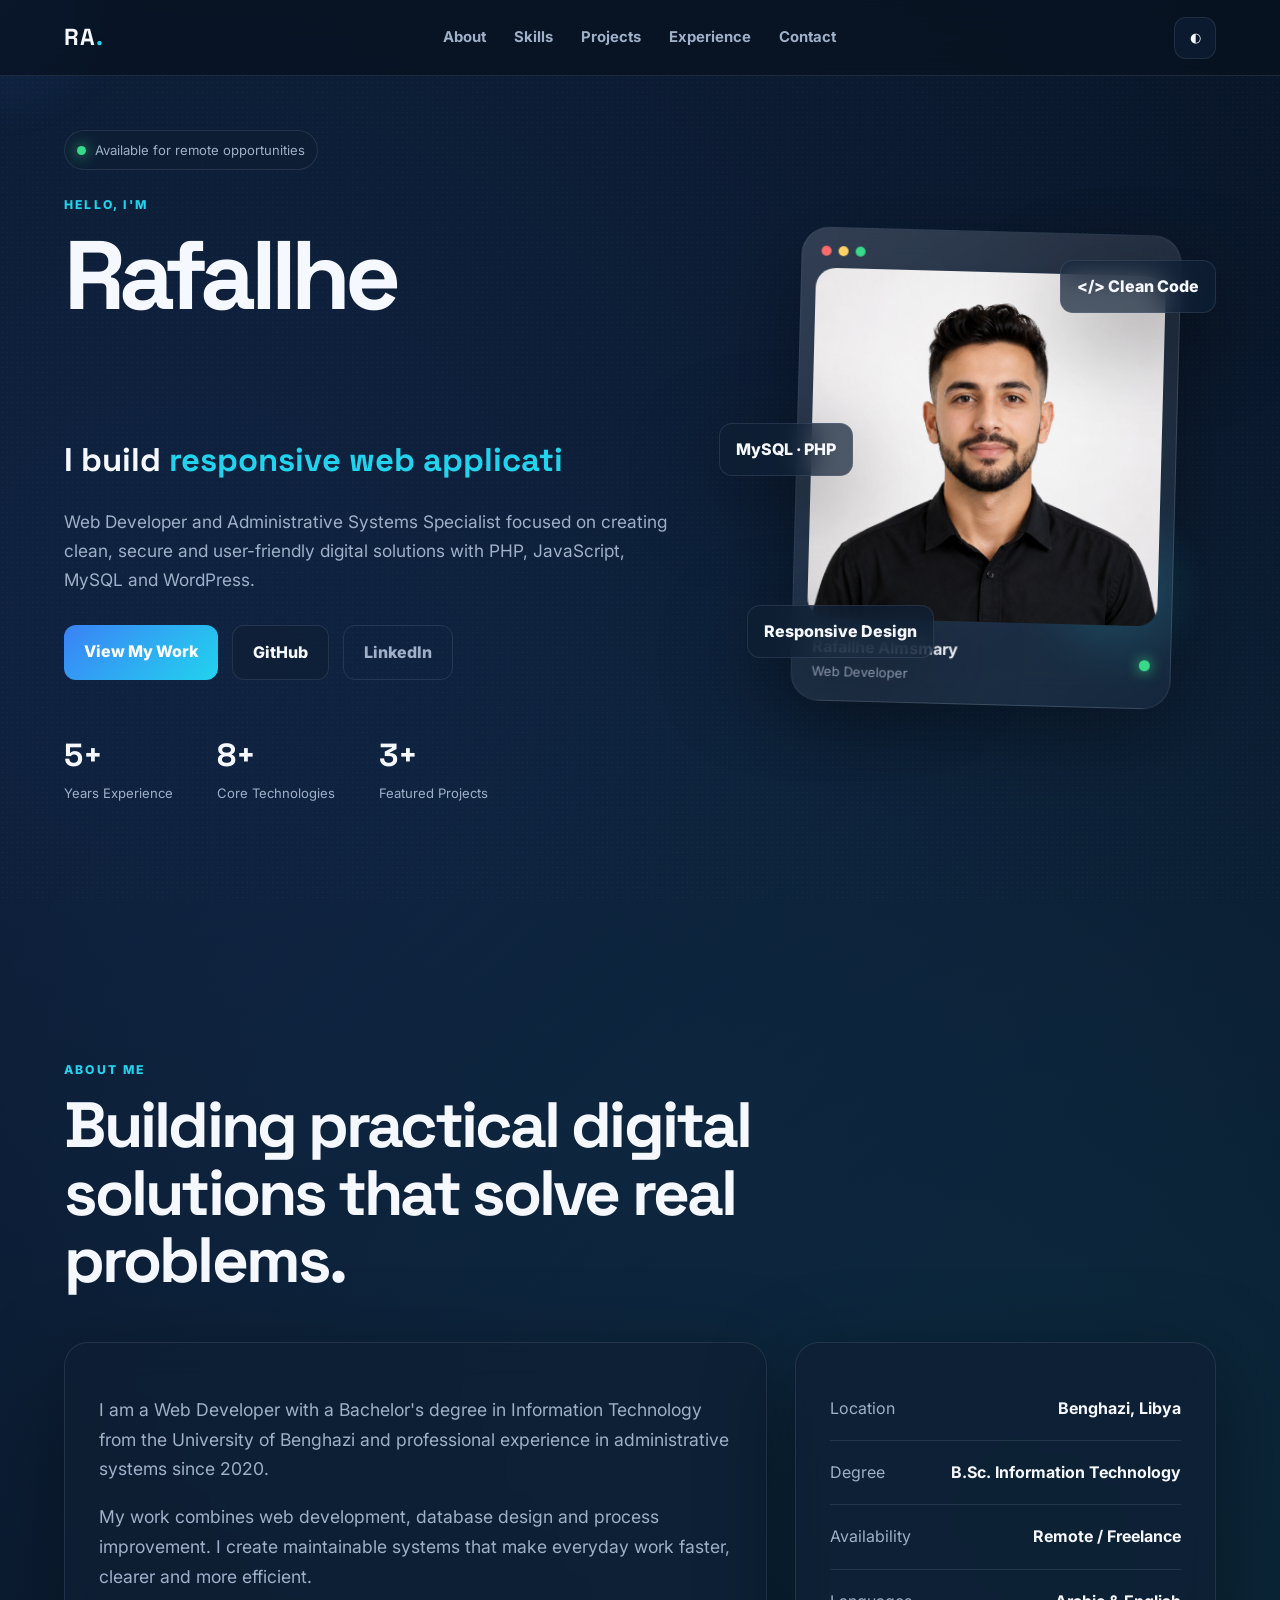
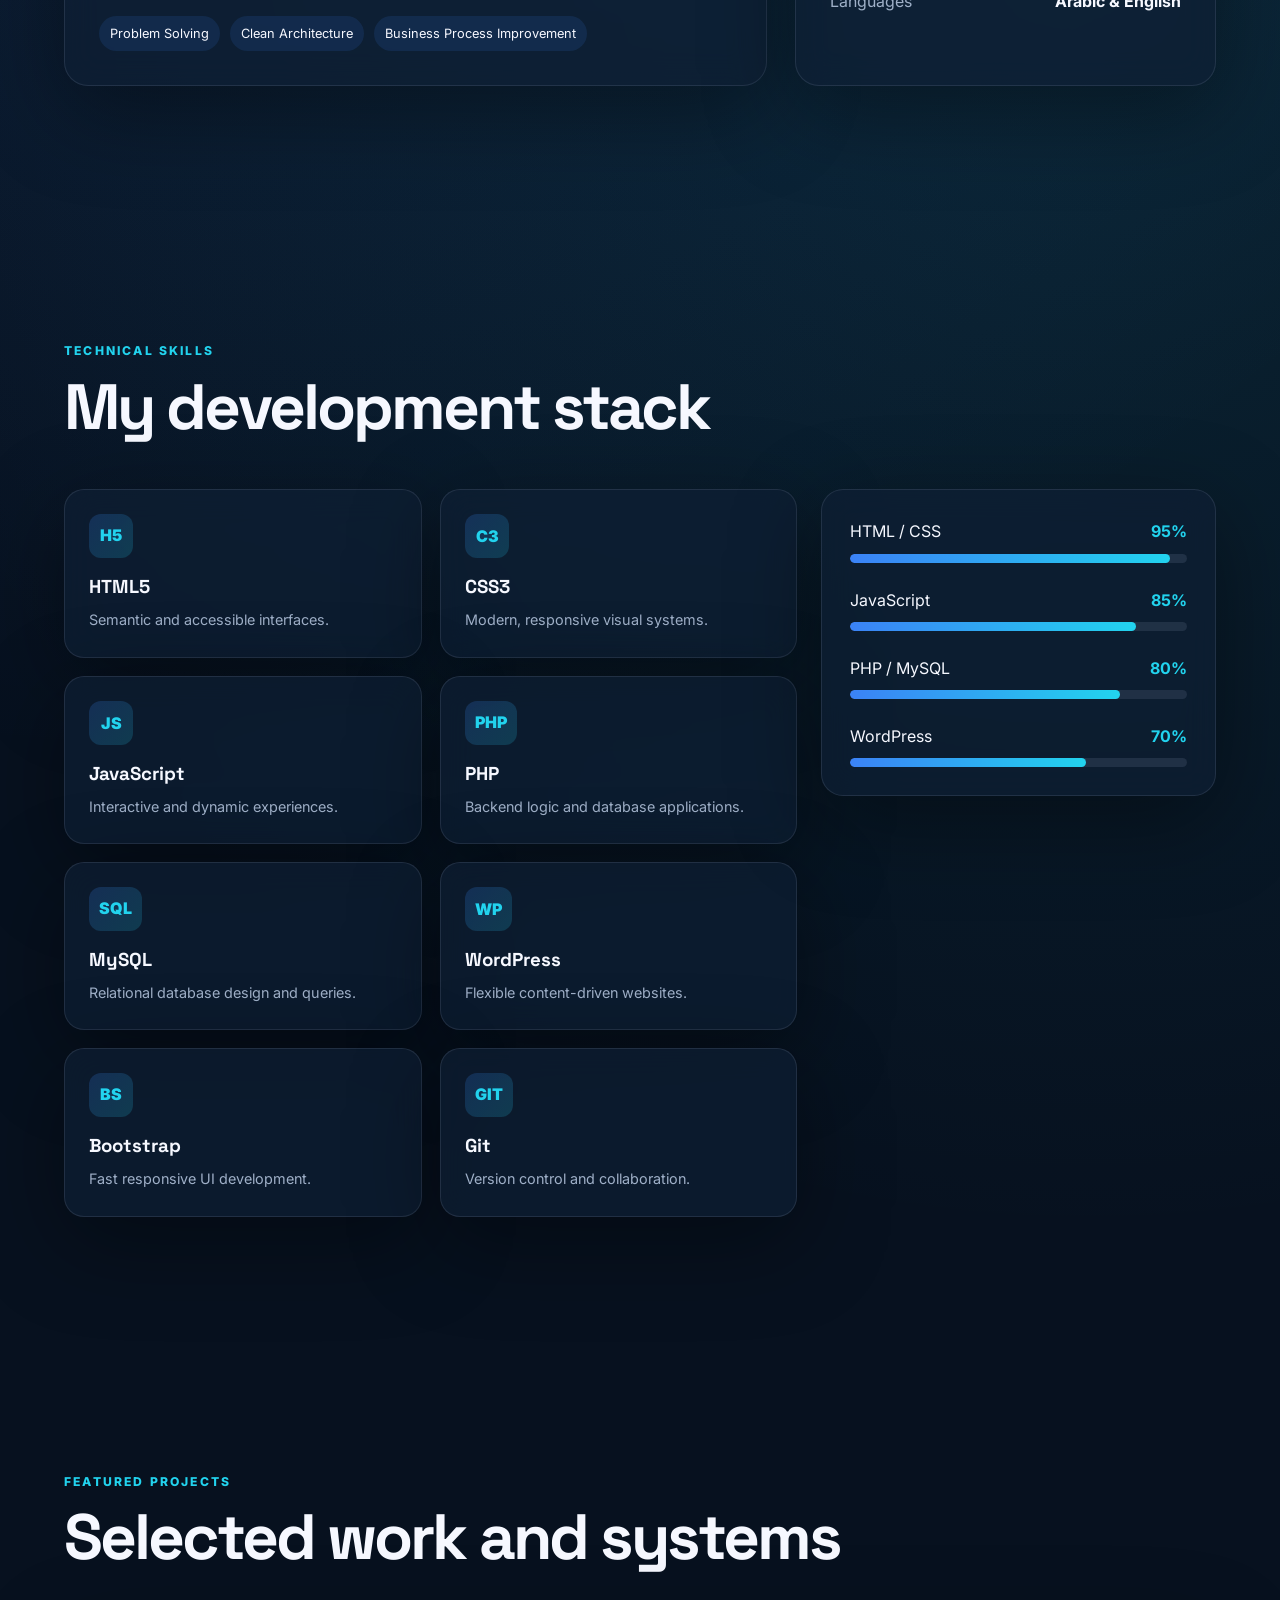
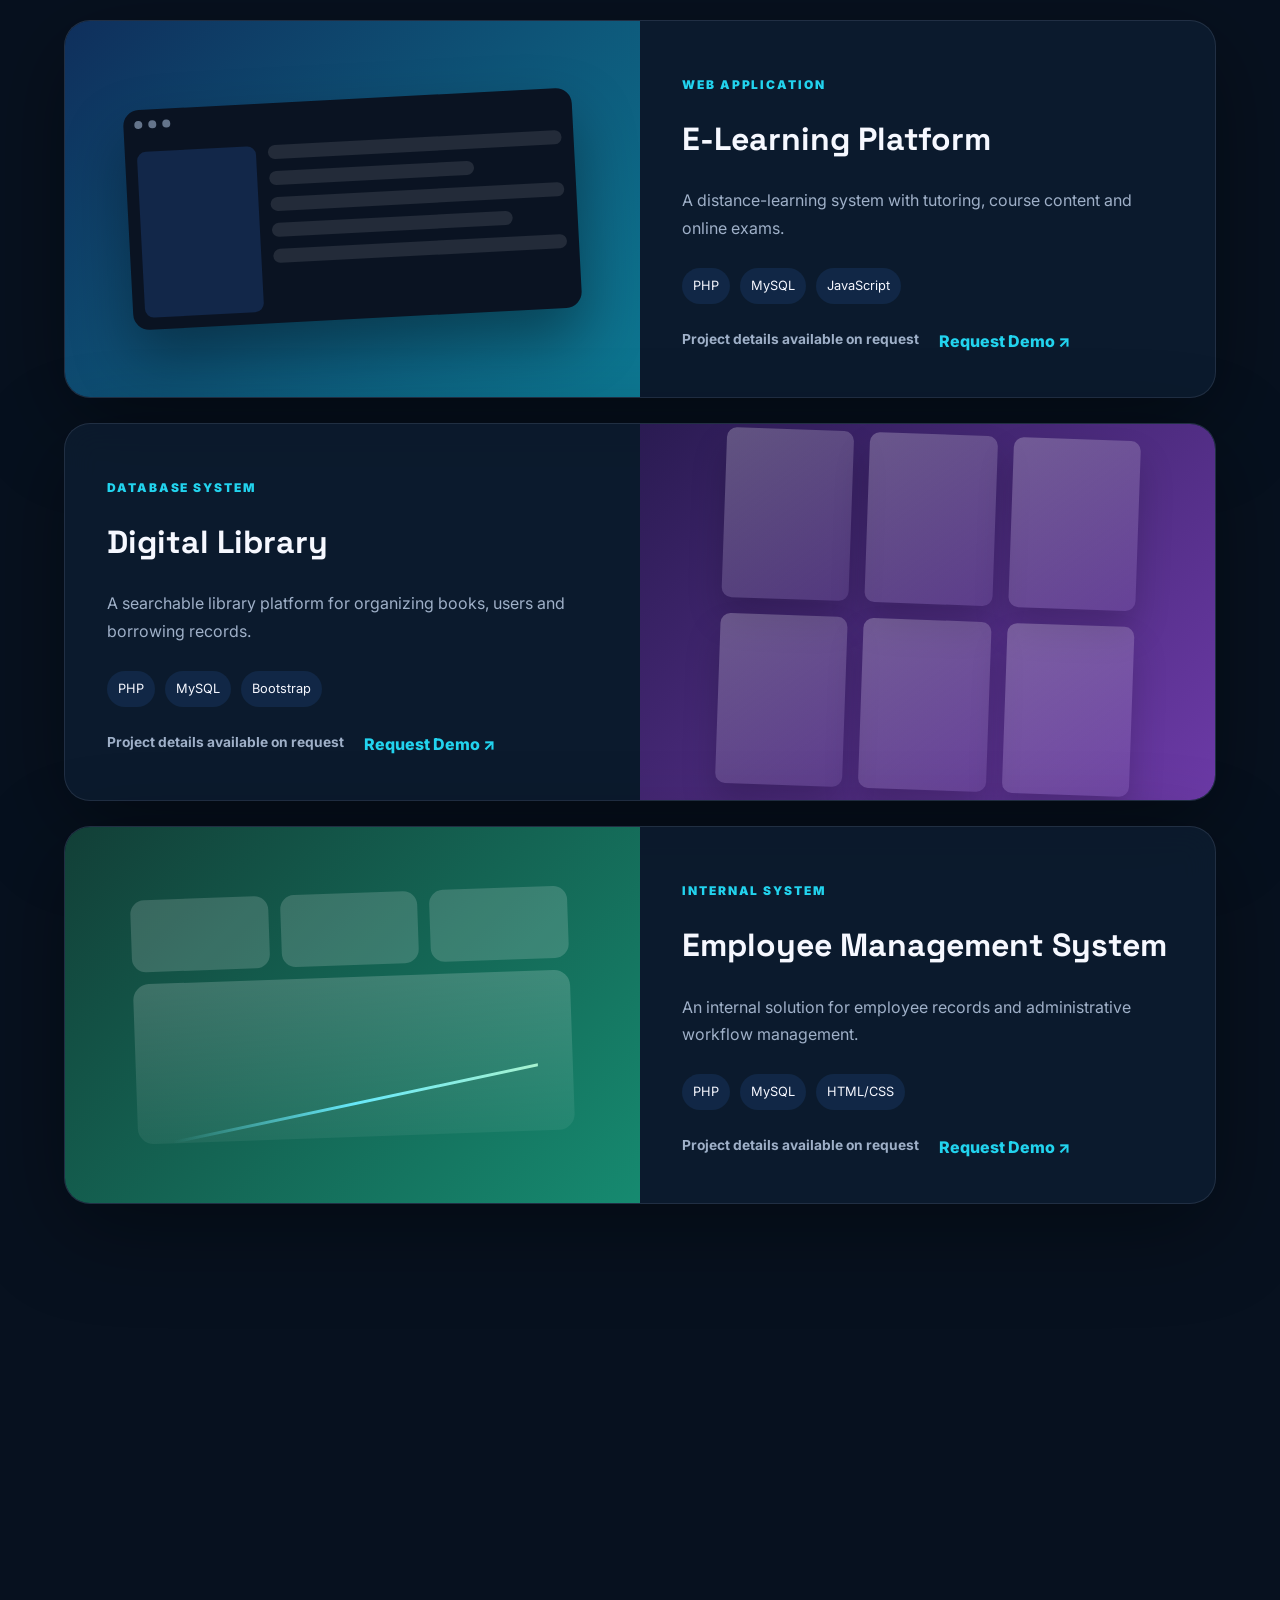
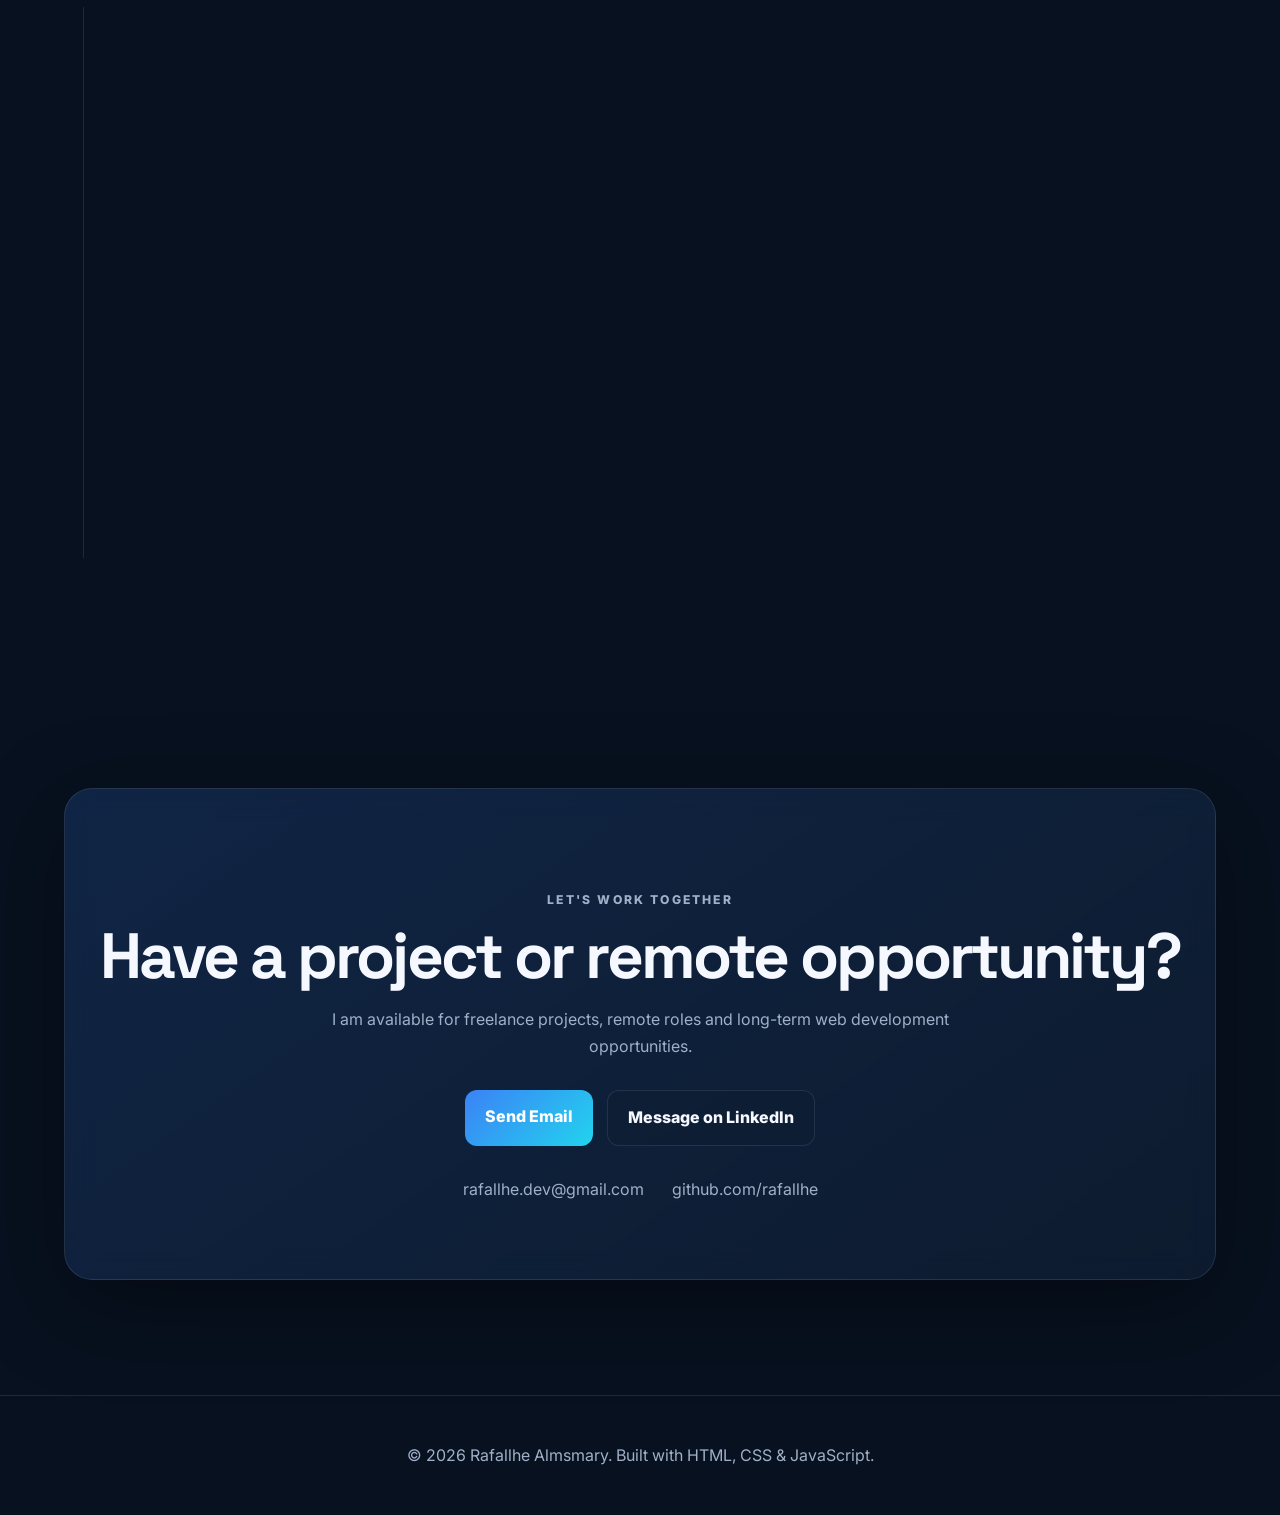
<file: index.html>
<!DOCTYPE html>
<html lang="en">
<head>
  <meta charset="UTF-8" />
  <meta name="viewport" content="width=device-width, initial-scale=1.0" />
  <meta name="description" content="Rafallhe Almsmary — Web Developer specializing in PHP, JavaScript, MySQL, WordPress and administrative systems." />
  <meta name="theme-color" content="#07111f" />
  <meta name="author" content="Rafallhe Almsmary" />
  <meta property="og:title" content="Rafallhe Almsmary | Web Developer" />
  <meta property="og:description" content="Portfolio of Rafallhe Almsmary — PHP, JavaScript, MySQL and WordPress developer." />
  <meta property="og:type" content="website" />
  <meta property="og:url" content="https://rafallhe.github.io/" />
  <meta property="og:image" content="https://rafallhe.github.io/assets/cover.png" />
  <meta name="twitter:card" content="summary_large_image" />
  <title>Rafallhe Almsmary | Web Developer</title>
  <link rel="preconnect" href="https://fonts.googleapis.com">
  <link rel="preconnect" href="https://fonts.gstatic.com" crossorigin>
  <link href="https://fonts.googleapis.com/css2?family=Inter:wght@400;500;600;700;800&family=Space+Grotesk:wght@500;600;700&display=swap" rel="stylesheet">
  <link rel="stylesheet" href="style.css" />
</head>
<body>
  <a class="skip-link" href="#mainContent">Skip to content</a>
  <div class="scroll-progress" id="scrollProgress"></div>
  <div class="cursor-glow" id="cursorGlow"></div>
  <div class="page-noise"></div>

  <header class="site-header">
    <a href="#home" class="logo" aria-label="Home">RA<span>.</span></a>

    <nav id="nav" aria-label="Primary navigation">
      <a href="#about">About</a>
      <a href="#skills">Skills</a>
      <a href="#projects">Projects</a>
      <a href="#experience">Experience</a>
      <a href="#contact">Contact</a>
    </nav>

    <div class="header-actions">
      <button id="themeBtn" class="icon-btn" aria-label="Toggle theme">◐</button>
      <button id="menuBtn" class="icon-btn menu-btn" aria-label="Open menu">☰</button>
    </div>
  </header>

  <main id="mainContent">
    <section id="home" class="hero section">
      <div class="hero-copy reveal">
        <div class="availability"><span></span> Available for remote opportunities</div>
        <p class="eyebrow">HELLO, I'M</p>
        <h1>Rafallhe <span>Almsmary</span></h1>
        <h2>
          I build <span id="typingText">responsive web applications</span>
        </h2>
        <p class="hero-text">
          Web Developer and Administrative Systems Specialist focused on creating
          clean, secure and user-friendly digital solutions with PHP, JavaScript,
          MySQL and WordPress.
        </p>

        <div class="hero-actions">
          <a class="btn primary magnetic" href="#projects">View My Work</a>
          <a class="btn secondary magnetic" href="https://github.com/rafallhe" target="_blank" rel="noopener">GitHub</a>
          <a class="btn ghost magnetic" href="https://www.linkedin.com/in/rafallhe-almsmary-6b7423423" target="_blank" rel="noopener">LinkedIn</a>
        </div>

        <div class="hero-stats">
          <div class="stat"><strong data-count="5">0</strong><span>Years Experience</span></div>
          <div class="stat"><strong data-count="8">0</strong><span>Core Technologies</span></div>
          <div class="stat"><strong data-count="3">0</strong><span>Featured Projects</span></div>
        </div>
      </div>

      <div class="hero-visual reveal">
        <div class="orb orb-one"></div>
        <div class="orb orb-two"></div>
        <div class="profile-shell">
          <div class="profile-top">
            <span class="dot red"></span><span class="dot yellow"></span><span class="dot green"></span>
          </div>
          <img src="assets/profile.png" alt="Rafallhe Almsmary" />
          <div class="profile-footer">
            <div>
              <strong>Rafallhe Almsmary</strong>
              <span>Web Developer</span>
            </div>
            <span class="online"></span>
          </div>
        </div>
        <div class="floating-card code-card">&lt;/&gt; Clean Code</div>
        <div class="floating-card responsive-card">Responsive Design</div>
        <div class="floating-card database-card">MySQL · PHP</div>
      </div>
    </section>

    <section id="about" class="section">
      <div class="section-heading reveal">
        <p class="eyebrow">ABOUT ME</p>
        <h2>Building practical digital solutions that solve real problems.</h2>
      </div>

      <div class="about-grid">
        <article class="glass-card about-text reveal">
          <p>
            I am a Web Developer with a Bachelor's degree in Information Technology
            from the University of Benghazi and professional experience in administrative
            systems since 2020.
          </p>
          <p>
            My work combines web development, database design and process improvement.
            I create maintainable systems that make everyday work faster, clearer and
            more efficient.
          </p>
          <div class="mini-highlights">
            <span>Problem Solving</span>
            <span>Clean Architecture</span>
            <span>Business Process Improvement</span>
          </div>
        </article>

        <aside class="glass-card info-card reveal">
          <div><span>Location</span><strong>Benghazi, Libya</strong></div>
          <div><span>Degree</span><strong>B.Sc. Information Technology</strong></div>
          <div><span>Availability</span><strong>Remote / Freelance</strong></div>
          <div><span>Languages</span><strong>Arabic & English</strong></div>
        </aside>
      </div>
    </section>

    <section id="skills" class="section">
      <div class="section-heading reveal">
        <p class="eyebrow">TECHNICAL SKILLS</p>
        <h2>My development stack</h2>
      </div>

      <div class="skills-layout">
        <div class="skills-grid">
          <article class="skill-card reveal"><span class="skill-icon">H5</span><h3>HTML5</h3><p>Semantic and accessible interfaces.</p></article>
          <article class="skill-card reveal"><span class="skill-icon">C3</span><h3>CSS3</h3><p>Modern, responsive visual systems.</p></article>
          <article class="skill-card reveal"><span class="skill-icon">JS</span><h3>JavaScript</h3><p>Interactive and dynamic experiences.</p></article>
          <article class="skill-card reveal"><span class="skill-icon">PHP</span><h3>PHP</h3><p>Backend logic and database applications.</p></article>
          <article class="skill-card reveal"><span class="skill-icon">SQL</span><h3>MySQL</h3><p>Relational database design and queries.</p></article>
          <article class="skill-card reveal"><span class="skill-icon">WP</span><h3>WordPress</h3><p>Flexible content-driven websites.</p></article>
          <article class="skill-card reveal"><span class="skill-icon">BS</span><h3>Bootstrap</h3><p>Fast responsive UI development.</p></article>
          <article class="skill-card reveal"><span class="skill-icon">GIT</span><h3>Git</h3><p>Version control and collaboration.</p></article>
        </div>

        <div class="proficiency glass-card reveal">
          <div class="progress-row"><div><span>HTML / CSS</span><strong>95%</strong></div><div class="bar"><i style="--level:95%"></i></div></div>
          <div class="progress-row"><div><span>JavaScript</span><strong>85%</strong></div><div class="bar"><i style="--level:85%"></i></div></div>
          <div class="progress-row"><div><span>PHP / MySQL</span><strong>80%</strong></div><div class="bar"><i style="--level:80%"></i></div></div>
          <div class="progress-row"><div><span>WordPress</span><strong>70%</strong></div><div class="bar"><i style="--level:70%"></i></div></div>
        </div>
      </div>
    </section>

    <section id="projects" class="section">
      <div class="section-heading reveal">
        <p class="eyebrow">FEATURED PROJECTS</p>
        <h2>Selected work and systems</h2>
      </div>

      <div class="projects-grid">
        <article class="project-card reveal">
          <div class="project-visual project-one">
            <div class="project-window">
              <div class="window-bar"><span></span><span></span><span></span></div>
              <div class="window-content">
                <div class="sidebar"></div>
                <div class="content-lines">
                  <i></i><i></i><i></i><i></i><i></i>
                </div>
              </div>
            </div>
          </div>
          <div class="project-content">
            <p class="project-type">WEB APPLICATION</p>
            <h3>E-Learning Platform</h3>
            <p>A distance-learning system with tutoring, course content and online exams.</p>
            <div class="tags"><span>PHP</span><span>MySQL</span><span>JavaScript</span></div>
            <div class="project-actions">
              <span class="project-note">Project details available on request</span>
              <a href="#contact">Request Demo ↗</a>
            </div>
          </div>
        </article>

        <article class="project-card reveal">
          <div class="project-visual project-two">
            <div class="book-grid"><span></span><span></span><span></span><span></span><span></span><span></span></div>
          </div>
          <div class="project-content">
            <p class="project-type">DATABASE SYSTEM</p>
            <h3>Digital Library</h3>
            <p>A searchable library platform for organizing books, users and borrowing records.</p>
            <div class="tags"><span>PHP</span><span>MySQL</span><span>Bootstrap</span></div>
            <div class="project-actions">
              <span class="project-note">Project details available on request</span>
              <a href="#contact">Request Demo ↗</a>
            </div>
          </div>
        </article>

        <article class="project-card reveal">
          <div class="project-visual project-three">
            <div class="dashboard-ui">
              <span class="metric"></span><span class="metric"></span><span class="metric"></span>
              <div class="chart"></div>
            </div>
          </div>
          <div class="project-content">
            <p class="project-type">INTERNAL SYSTEM</p>
            <h3>Employee Management System</h3>
            <p>An internal solution for employee records and administrative workflow management.</p>
            <div class="tags"><span>PHP</span><span>MySQL</span><span>HTML/CSS</span></div>
            <div class="project-actions">
              <span class="project-note">Project details available on request</span>
              <a href="#contact">Request Demo ↗</a>
            </div>
          </div>
        </article>
      </div>
    </section>

    <section id="experience" class="section">
      <div class="section-heading reveal">
        <p class="eyebrow">EXPERIENCE</p>
        <h2>Professional background</h2>
      </div>

      <div class="timeline">
        <article class="timeline-item reveal">
          <div class="timeline-marker"></div>
          <div class="timeline-date">2020 — Present</div>
          <div class="timeline-content glass-card">
            <h3>Administrative Systems Specialist</h3>
            <p class="company">Civil Status Authority — Libya</p>
            <ul>
              <li>Organized official correspondence between branches.</li>
              <li>Prepared administrative decisions and formal reports.</li>
              <li>Built internal tools for employee and workflow management.</li>
              <li>Supported digital transformation of administrative processes.</li>
            </ul>
          </div>
        </article>

        <article class="timeline-item reveal">
          <div class="timeline-marker"></div>
          <div class="timeline-date">2020</div>
          <div class="timeline-content glass-card">
            <h3>Bachelor's Degree in Information Technology</h3>
            <p class="company">University of Benghazi</p>
            <p>Focused on web design, software development and database-driven applications.</p>
          </div>
        </article>
      </div>
    </section>

    <section id="contact" class="section contact-section">
      <div class="contact-card reveal">
        <p class="eyebrow">LET'S WORK TOGETHER</p>
        <h2>Have a project or remote opportunity?</h2>
        <p>
          I am available for freelance projects, remote roles and long-term web development opportunities.
        </p>
        <div class="contact-actions">
          <a class="btn primary magnetic" href="mailto:rafallhe.dev@gmail.com">Send Email</a>
          <a class="btn secondary magnetic" href="https://www.linkedin.com/in/rafallhe-almsmary-6b7423423" target="_blank" rel="noopener">Message on LinkedIn</a>
        </div>
        <div class="contact-links">
          <a href="mailto:rafallhe.dev@gmail.com">rafallhe.dev@gmail.com</a>
          <a href="https://github.com/rafallhe" target="_blank" rel="noopener">github.com/rafallhe</a>
        </div>
      </div>
    </section>
  </main>

  <button id="backToTop" class="back-to-top" aria-label="Back to top">↑</button>

  <footer>
    <p>© <span id="year"></span> Rafallhe Almsmary. Built with HTML, CSS & JavaScript.</p>
  </footer>

  <script src="script.js"></script>
</body>
</html>
</file>
<file: style.css>
:root{
  --bg:#07111f;--bg-soft:#0a1627;--panel:rgba(15,31,52,.72);--text:#f6f8ff;
  --muted:#9fb0c8;--accent:#3b82f6;--accent2:#22d3ee;--border:rgba(148,163,184,.16);
  --shadow:0 25px 90px rgba(0,0,0,.38);--header:rgba(7,17,31,.72)
}
body.light{
  --bg:#eef4fb;--bg-soft:#f6f9fe;--panel:rgba(255,255,255,.76);--text:#0b1730;
  --muted:#5c6f88;--accent:#2563eb;--accent2:#0891b2;--border:rgba(15,23,42,.12);
  --shadow:0 24px 70px rgba(38,64,110,.15);--header:rgba(238,244,251,.78)
}
*{box-sizing:border-box}
html{scroll-behavior:smooth}
body{
  margin:0;font-family:Inter,system-ui,sans-serif;color:var(--text);background:
  radial-gradient(circle at 15% 10%,rgba(59,130,246,.16),transparent 30%),
  radial-gradient(circle at 85% 25%,rgba(34,211,238,.10),transparent 26%),var(--bg);
  line-height:1.7;overflow-x:hidden;transition:background .3s,color .3s
}
a{text-decoration:none;color:inherit}.page-noise{position:fixed;inset:0;pointer-events:none;z-index:-2;opacity:.25;background-image:radial-gradient(rgba(255,255,255,.18) .5px,transparent .5px);background-size:5px 5px}
.cursor-glow{position:fixed;width:280px;height:280px;border-radius:50%;pointer-events:none;z-index:-1;background:radial-gradient(circle,rgba(59,130,246,.13),transparent 70%);transform:translate(-50%,-50%)}
.site-header{position:fixed;top:0;left:0;right:0;z-index:50;height:76px;display:flex;align-items:center;justify-content:space-between;padding:0 max(5vw,24px);background:var(--header);backdrop-filter:blur(18px);border-bottom:1px solid var(--border)}
.logo{font-family:"Space Grotesk",sans-serif;font-size:1.45rem;font-weight:800;letter-spacing:.05em}.logo span{color:var(--accent2)}
nav{display:flex;gap:28px}nav a{color:var(--muted);font-size:.93rem;font-weight:700;position:relative}nav a:after{content:"";position:absolute;left:0;bottom:-7px;width:0;height:2px;background:linear-gradient(90deg,var(--accent),var(--accent2));transition:.25s}nav a:hover:after{width:100%}
.header-actions{display:flex;gap:10px}.icon-btn{width:42px;height:42px;border-radius:12px;border:1px solid var(--border);background:var(--panel);color:var(--text);cursor:pointer}.menu-btn{display:none}
.section{width:min(1180px,90%);margin:auto;padding:115px 0}.hero{min-height:100vh;display:grid;grid-template-columns:1.15fr .85fr;gap:70px;align-items:center;padding-top:130px}
.availability{display:inline-flex;align-items:center;gap:9px;padding:8px 12px;border:1px solid var(--border);border-radius:999px;background:var(--panel);color:var(--muted);font-size:.82rem}.availability span{width:9px;height:9px;border-radius:50%;background:#39d98a;box-shadow:0 0 14px #39d98a}
.eyebrow{color:var(--accent2);font-weight:800;letter-spacing:.18em;font-size:.76rem;margin-top:25px}
h1,h2,h3{font-family:"Space Grotesk",sans-serif}h1{font-size:clamp(3.7rem,7.6vw,7rem);line-height:.93;margin:14px 0 22px;letter-spacing:-.06em}h1 span{display:block;color:transparent;-webkit-text-stroke:1.2px currentColor;opacity:.5}
.hero h2{font-size:clamp(1.3rem,2.6vw,2.05rem);margin:0 0 18px}.hero h2 span{color:var(--accent2)}
.hero-text{color:var(--muted);font-size:1.08rem;max-width:690px}.hero-actions,.contact-actions{display:flex;gap:14px;flex-wrap:wrap;margin-top:30px}.btn{padding:13px 20px;border-radius:12px;font-weight:800;border:1px solid var(--border);transition:.25s}.btn:hover{transform:translateY(-3px)}.btn.primary{background:linear-gradient(135deg,var(--accent),var(--accent2));color:white;border:0}.btn.secondary{background:var(--panel)}.btn.ghost{color:var(--muted)}
.hero-stats{display:flex;gap:44px;margin-top:48px}.stat{display:flex;flex-direction:column}.stat strong{font-size:2rem;font-family:"Space Grotesk"}.stat span{color:var(--muted);font-size:.82rem}
.hero-visual{position:relative;min-height:560px;display:grid;place-items:center}.orb{position:absolute;border-radius:50%;filter:blur(8px);animation:float 7s ease-in-out infinite}.orb-one{width:320px;height:320px;background:radial-gradient(circle,rgba(59,130,246,.34),transparent 70%)}.orb-two{width:180px;height:180px;background:radial-gradient(circle,rgba(34,211,238,.22),transparent 70%);right:2%;bottom:12%;animation-delay:-2s}
.profile-shell{width:min(380px,88vw);padding:14px;border-radius:28px;background:linear-gradient(145deg,rgba(255,255,255,.15),rgba(255,255,255,.03));border:1px solid var(--border);box-shadow:var(--shadow);transform:rotate(1.5deg);backdrop-filter:blur(16px)}.profile-top{display:flex;gap:7px;padding:4px 5px 12px}.dot{width:10px;height:10px;border-radius:50%}.red{background:#ff6b6b}.yellow{background:#ffd166}.green{background:#39d98a}.profile-shell img{width:100%;aspect-ratio:1/1;object-fit:cover;border-radius:20px;display:block}.profile-footer{display:flex;align-items:center;justify-content:space-between;padding:15px 6px 3px}.profile-footer div{display:flex;flex-direction:column}.profile-footer span{color:var(--muted);font-size:.82rem}.online{width:11px;height:11px;border-radius:50%;background:#39d98a;box-shadow:0 0 14px #39d98a}
.floating-card{position:absolute;background:var(--panel);border:1px solid var(--border);padding:12px 16px;border-radius:13px;box-shadow:var(--shadow);font-weight:800;backdrop-filter:blur(14px);animation:float 5s ease-in-out infinite}.code-card{top:13%;right:0}.responsive-card{bottom:16%;left:-2%;animation-delay:-1.5s}.database-card{top:42%;left:-8%;animation-delay:-3s}
.section-heading{max-width:820px;margin-bottom:48px}.section-heading h2,.contact-card h2{font-size:clamp(2.35rem,5vw,4.4rem);line-height:1.05;margin:10px 0;letter-spacing:-.045em}
.glass-card,.skill-card,.project-card,.contact-card{background:var(--panel);border:1px solid var(--border);box-shadow:var(--shadow);backdrop-filter:blur(16px)}
.about-grid{display:grid;grid-template-columns:1.25fr .75fr;gap:28px}.about-text,.info-card{border-radius:24px;padding:34px}.about-text{font-size:1.1rem;color:var(--muted)}.mini-highlights{display:flex;gap:10px;flex-wrap:wrap;margin-top:24px}.mini-highlights span,.tags span{padding:7px 11px;border-radius:99px;background:rgba(59,130,246,.12);color:var(--text);font-size:.8rem}.info-card div{padding:18px 0;border-bottom:1px solid var(--border);display:flex;justify-content:space-between;gap:20px}.info-card div:last-child{border-bottom:0}.info-card span{color:var(--muted)}
.skills-layout{display:grid;grid-template-columns:1.3fr .7fr;gap:24px}.skills-grid{display:grid;grid-template-columns:repeat(2,1fr);gap:18px}.skill-card{padding:24px;border-radius:20px;transition:.25s}.skill-card:hover{transform:translateY(-7px);border-color:rgba(34,211,238,.45)}.skill-icon{display:inline-grid;place-items:center;min-width:44px;height:44px;padding:0 10px;border-radius:12px;background:linear-gradient(135deg,rgba(59,130,246,.2),rgba(34,211,238,.18));color:var(--accent2);font-weight:900}.skill-card h3{margin:13px 0 5px}.skill-card p{margin:0;color:var(--muted);font-size:.9rem}.proficiency{border-radius:22px;padding:28px;height:fit-content;position:sticky;top:105px}.progress-row{margin-bottom:24px}.progress-row:last-child{margin-bottom:0}.progress-row>div:first-child{display:flex;justify-content:space-between;margin-bottom:8px}.progress-row strong{color:var(--accent2)}.bar{height:9px;border-radius:99px;background:rgba(148,163,184,.15);overflow:hidden}.bar i{display:block;width:0;height:100%;border-radius:99px;background:linear-gradient(90deg,var(--accent),var(--accent2));transition:width 1.3s ease}.proficiency.show .bar i{width:var(--level)}
.projects-grid{display:grid;gap:25px}.project-card{border-radius:26px;overflow:hidden;display:grid;grid-template-columns:1fr 1fr;min-height:360px}.project-card:nth-child(even) .project-visual{order:2}.project-visual{position:relative;display:grid;place-items:center;min-height:330px;overflow:hidden}.project-one{background:linear-gradient(135deg,#0f2f5c,#0d7892)}.project-two{background:linear-gradient(135deg,#2a1b52,#6c3aa7)}.project-three{background:linear-gradient(135deg,#123f37,#168a70)}.project-window{width:78%;border-radius:16px;background:#0a1322;box-shadow:0 30px 60px rgba(0,0,0,.35);transform:rotate(-3deg)}.window-bar{display:flex;gap:6px;padding:11px}.window-bar span{width:8px;height:8px;border-radius:50%;background:#64748b}.window-content{display:grid;grid-template-columns:28% 1fr;min-height:190px;padding:12px;gap:12px}.sidebar{background:rgba(59,130,246,.18);border-radius:9px}.content-lines{display:flex;flex-direction:column;gap:12px}.content-lines i{height:14px;border-radius:7px;background:rgba(255,255,255,.10)}.content-lines i:nth-child(2){width:70%}.content-lines i:nth-child(4){width:82%}.book-grid{width:72%;display:grid;grid-template-columns:repeat(3,1fr);gap:16px;transform:rotate(2deg)}.book-grid span{aspect-ratio:3/4;border-radius:10px;background:linear-gradient(145deg,rgba(255,255,255,.24),rgba(255,255,255,.08));box-shadow:0 20px 35px rgba(0,0,0,.18)}.dashboard-ui{width:76%;display:grid;grid-template-columns:repeat(3,1fr);gap:12px;transform:rotate(-2deg)}.metric{height:72px;border-radius:14px;background:rgba(255,255,255,.16)}.chart{grid-column:1/-1;height:160px;border-radius:16px;background:linear-gradient(180deg,rgba(255,255,255,.18),rgba(255,255,255,.06));position:relative}.chart:after{content:"";position:absolute;left:8%;right:8%;bottom:20%;height:3px;background:linear-gradient(90deg,transparent,#67e8f9,#a7f3d0);transform:skewY(-10deg)}
.project-content{padding:42px;display:flex;flex-direction:column;justify-content:center}.project-type{color:var(--accent2);font-size:.75rem;font-weight:900;letter-spacing:.16em}.project-content h3{font-size:2rem;margin:5px 0}.project-content>p:not(.project-type){color:var(--muted)}.tags{display:flex;gap:10px;flex-wrap:wrap;margin-top:10px}.project-actions{display:flex;gap:20px;margin-top:24px}.project-actions a{font-weight:800;color:var(--accent2)}
.timeline{position:relative;margin-left:14px}.timeline:before{content:"";position:absolute;left:5px;top:0;bottom:0;width:1px;background:var(--border)}.timeline-item{position:relative;padding:0 0 48px 42px;display:grid;grid-template-columns:180px 1fr;gap:30px}.timeline-marker{position:absolute;left:0;top:10px;width:11px;height:11px;border-radius:50%;background:var(--accent2);box-shadow:0 0 16px var(--accent2)}.timeline-date{color:var(--accent2);font-weight:800}.timeline-content{border-radius:20px;padding:28px}.timeline-content h3{margin:0;font-size:1.45rem}.company{color:var(--muted);margin-top:3px}.timeline-content ul{color:var(--muted);padding-left:20px}
.contact-card{text-align:center;padding:76px 30px;border-radius:28px;background:linear-gradient(145deg,rgba(59,130,246,.18),var(--panel))}.contact-card p{color:var(--muted);max-width:720px;margin-left:auto;margin-right:auto}.contact-actions{justify-content:center}.contact-links{display:flex;justify-content:center;gap:28px;flex-wrap:wrap;margin-top:30px;color:var(--muted)}
footer{text-align:center;color:var(--muted);padding:30px;border-top:1px solid var(--border)}.reveal{opacity:0;transform:translateY(28px);transition:.8s ease}.reveal.show{opacity:1;transform:none}
@keyframes float{0%,100%{transform:translateY(0)}50%{transform:translateY(-14px)}}
@media(max-width:980px){nav{display:none;position:absolute;top:76px;left:0;right:0;flex-direction:column;background:var(--bg-soft);padding:24px}nav.open{display:flex}.menu-btn{display:block}.hero,.about-grid,.skills-layout{grid-template-columns:1fr}.hero-copy{text-align:center}.hero-text{margin-inline:auto}.hero-actions,.hero-stats{justify-content:center}.proficiency{position:static}.project-card{grid-template-columns:1fr}.project-card:nth-child(even) .project-visual{order:0}.timeline-item{grid-template-columns:1fr;gap:10px}}
@media(max-width:620px){.section{width:min(92%,1180px);padding:88px 0}.hero{padding-top:120px}.hero-stats{gap:18px;flex-wrap:wrap}.skills-grid{grid-template-columns:1fr}.project-content{padding:28px}.floating-card{font-size:.76rem}.database-card{left:-2%}.code-card{right:-2%}.contact-links{flex-direction:column;gap:8px}}


/* Final polish */
.skip-link{
  position:fixed;left:16px;top:-60px;z-index:1000;padding:10px 14px;border-radius:10px;
  background:var(--text);color:var(--bg);font-weight:800;transition:.2s
}
.skip-link:focus{top:16px}
.scroll-progress{
  position:fixed;top:0;left:0;height:3px;width:0;z-index:100;background:
  linear-gradient(90deg,var(--accent),var(--accent2));box-shadow:0 0 14px var(--accent2)
}
nav a.active{color:var(--text)}
nav a.active:after{width:100%}
.project-note{font-size:.86rem;color:var(--muted);font-weight:700}
.back-to-top{
  position:fixed;right:22px;bottom:22px;width:46px;height:46px;border-radius:14px;border:1px solid var(--border);
  background:var(--panel);color:var(--text);font-size:1.25rem;cursor:pointer;backdrop-filter:blur(14px);
  box-shadow:var(--shadow);opacity:0;visibility:hidden;transform:translateY(12px);transition:.25s;z-index:40
}
.back-to-top.show{opacity:1;visibility:visible;transform:none}
.back-to-top:hover{transform:translateY(-3px)}
::selection{background:rgba(34,211,238,.28);color:var(--text)}
a:focus-visible,button:focus-visible{outline:3px solid rgba(34,211,238,.55);outline-offset:3px}
.profile-shell img{filter:saturate(.94) contrast(1.02)}
.project-card{transition:transform .3s ease,border-color .3s ease}
.project-card:hover{transform:translateY(-6px);border-color:rgba(34,211,238,.38)}
.site-header.scrolled{box-shadow:0 10px 35px rgba(0,0,0,.16)}
@media (prefers-reduced-motion: reduce){
  html{scroll-behavior:auto}
  *,*::before,*::after{animation-duration:.01ms!important;animation-iteration-count:1!important;transition-duration:.01ms!important}
  .cursor-glow{display:none}
}
@media(max-width:620px){
  h1{font-size:clamp(3.1rem,17vw,4.6rem)}
  .hero h2{min-height:3.4em}
  .hero-visual{min-height:470px}
  .profile-shell{width:min(330px,86vw)}
  .project-visual{min-height:280px}
  .back-to-top{right:14px;bottom:14px}
}
</file>
